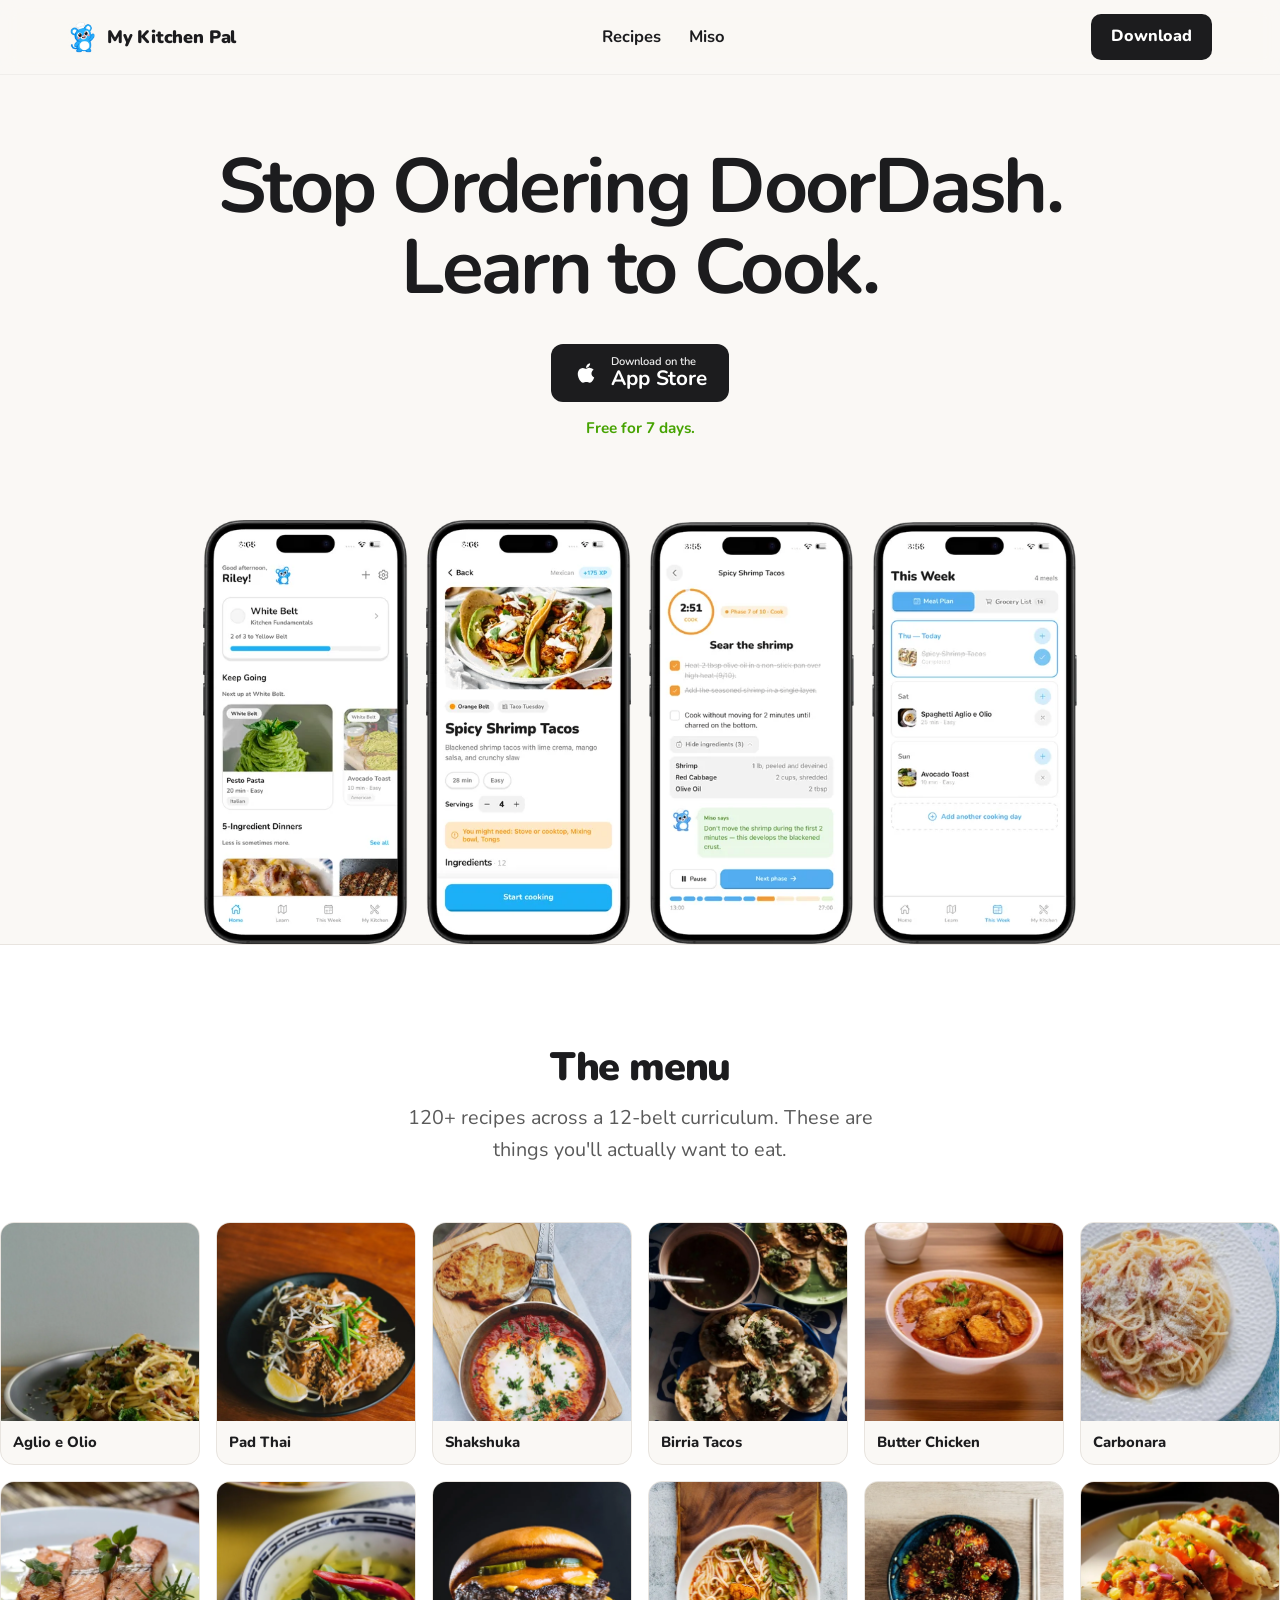
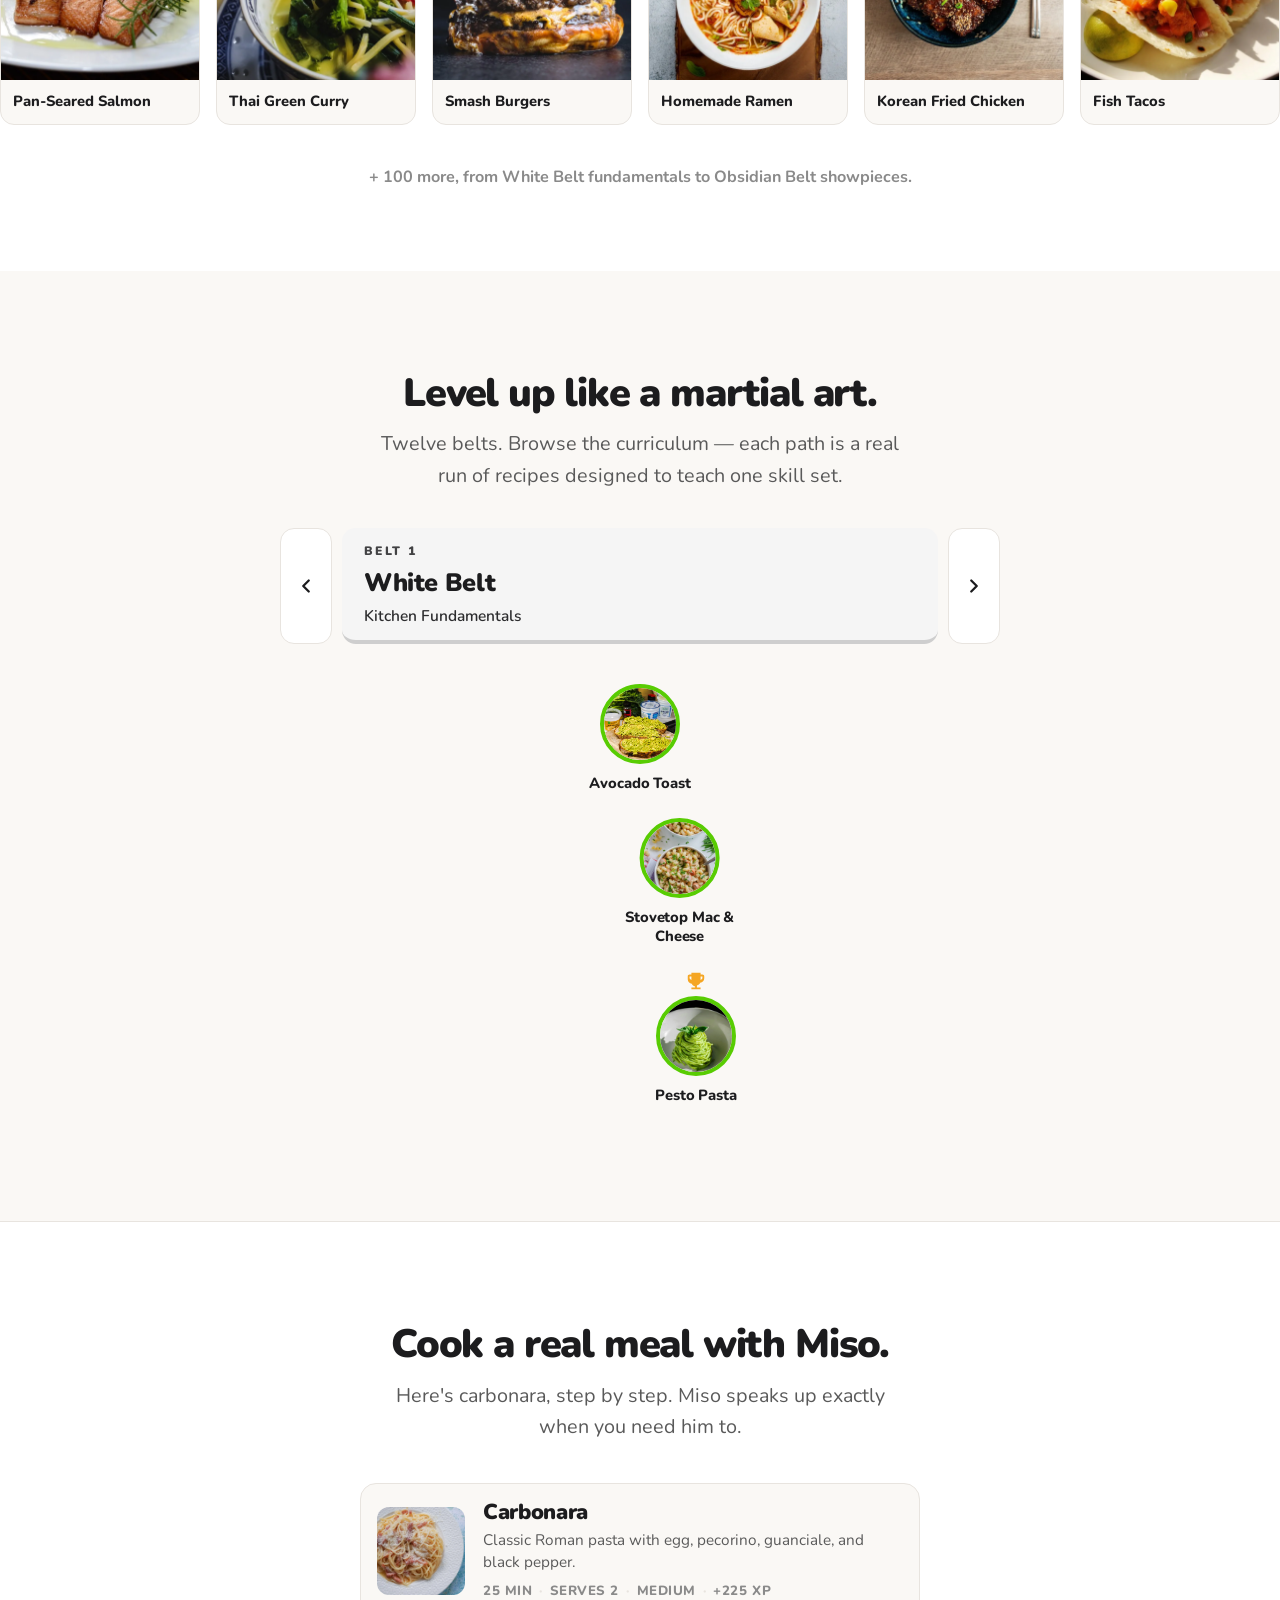
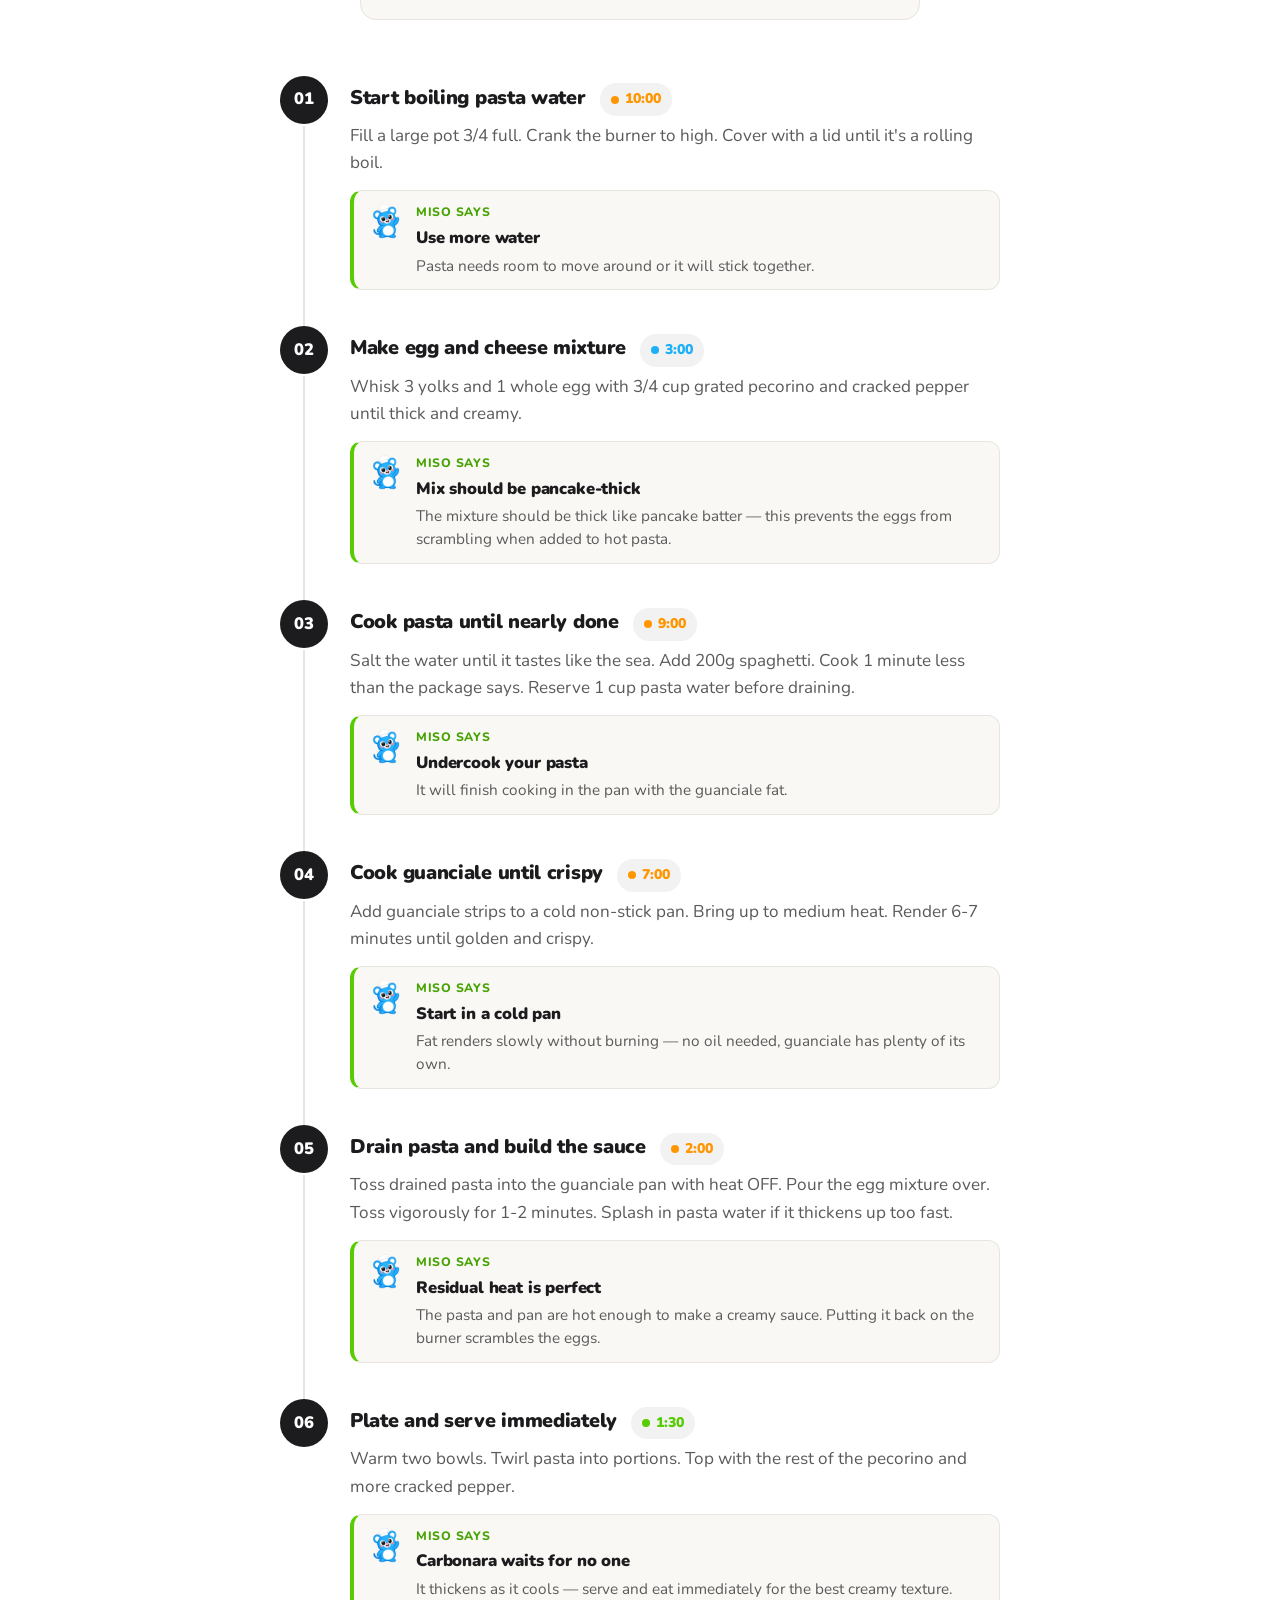
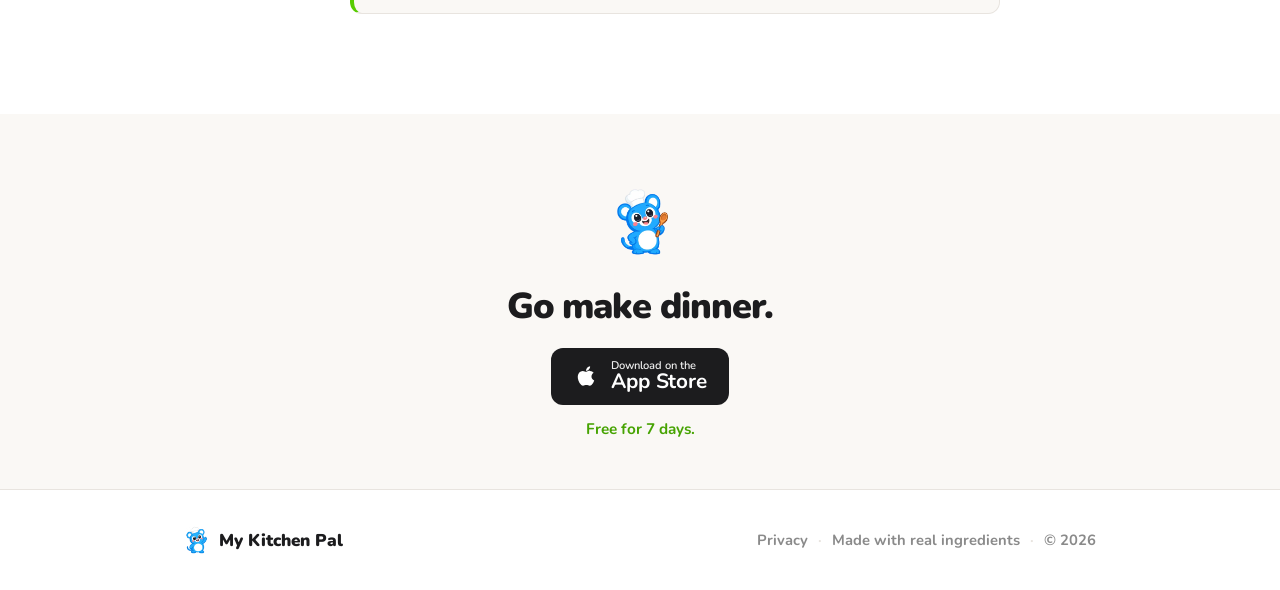
<file: index.html>
<!DOCTYPE html>
<html lang="en">
<head>
  <meta charset="UTF-8">
  <meta name="viewport" content="width=device-width, initial-scale=1.0">
  <title>My Kitchen Pal — Stop ordering DoorDash. Learn to cook.</title>
  <meta name="description" content="A cooking app that actually teaches you to cook. Step-by-step, with timers, tips, and a mouse named Miso.">
  <link rel="icon" type="image/webp" href="assets/mascot/miso-default.webp">
  <link rel="apple-touch-icon" href="assets/mascot/miso-default.webp">
  <link rel="preconnect" href="https://fonts.googleapis.com">
  <link rel="preconnect" href="https://fonts.gstatic.com" crossorigin>
  <link href="https://fonts.googleapis.com/css2?family=Nunito:wght@400;700;800;900&display=swap" rel="stylesheet">
  <link rel="stylesheet" href="styles.css">
  <link rel="preload" as="image" href="assets/app/phone-1.webp" fetchpriority="high">
  <link rel="preload" as="image" href="assets/app/phone-2.webp" fetchpriority="high">
  <link rel="preload" as="image" href="assets/app/phone-3.webp" fetchpriority="high">
  <link rel="preload" as="image" href="assets/app/phone-4.webp" fetchpriority="high">
</head>
<body>

  <!-- ====== NAV ====== -->
  <header class="site-nav">
    <div class="nav-inner">
      <a href="#" class="nav-logo">
        <img src="assets/mascot/miso-default.webp" alt="" class="nav-logo-mark">
        <span class="nav-logo-text">My Kitchen Pal</span>
      </a>
      <nav class="nav-links">
        <a href="#menu">Recipes</a>
        <a href="#miso">Miso</a>
      </nav>
      <a href="#" class="nav-cta">Download</a>
    </div>
  </header>

  <!-- ====== HERO ====== -->
  <section class="hero">
    <div class="hero-content">
      <h1>Stop Ordering DoorDash.<br>Learn to Cook.</h1>
      <a href="#" class="app-store-badge" aria-label="Download on the App Store">
        <svg class="app-store-badge-apple" viewBox="0 0 24 24" aria-hidden="true">
          <path d="M17.05 20.28c-.98.95-2.05.8-3.08.35-1.09-.46-2.09-.48-3.24 0-1.44.62-2.2.44-3.06-.35C2.79 15.25 3.51 7.59 9.05 7.31c1.35.07 2.29.74 3.08.8 1.18-.24 2.31-.93 3.57-.84 1.51.12 2.65.72 3.4 1.8-3.12 1.87-2.38 5.98.48 7.13-.57 1.5-1.31 2.99-2.54 4.09zM12.03 7.25c-.15-2.23 1.66-4.07 3.74-4.25.29 2.58-2.34 4.5-3.74 4.25z"/>
        </svg>
        <span class="app-store-badge-text">
          <span class="app-store-badge-small">Download on the</span>
          <span class="app-store-badge-large">App Store</span>
        </span>
      </a>
      <p class="hero-trial">Free for 7 days.</p>
    </div>
    <!-- Hero phone images (WebP) -->

    <div class="phones-row">
      <img class="phone" src="assets/app/phone-1.webp" alt="">
      <img class="phone" src="assets/app/phone-2.webp" alt="">
      <img class="phone" src="assets/app/phone-3.webp" alt="">
      <img class="phone" src="assets/app/phone-4.webp" alt="">
    </div>
  </section>

  <!-- ====== RECIPE SHOWCASE (the menu) ====== -->
  <section class="recipes" id="menu">
    <div class="section-inner">
      <h2>The menu</h2>
      <p class="section-desc">120+ recipes across a 12-belt curriculum. These are things you'll actually want to eat.</p>
    </div>
    <div class="recipe-marquee-wrap">
      <div class="recipe-marquee recipe-marquee-1">
        <div class="recipe-card"><img src="assets/recipes/aglio-e-olio.webp" alt="Aglio e Olio" loading="lazy"><span>Aglio e Olio</span></div>
        <div class="recipe-card"><img src="assets/recipes/pad-thai.webp" alt="Pad Thai" loading="lazy"><span>Pad Thai</span></div>
        <div class="recipe-card"><img src="assets/recipes/shakshuka.webp" alt="Shakshuka" loading="lazy"><span>Shakshuka</span></div>
        <div class="recipe-card"><img src="assets/recipes/birria-tacos.webp" alt="Birria Tacos" loading="lazy"><span>Birria Tacos</span></div>
        <div class="recipe-card"><img src="assets/recipes/butter-chicken.webp" alt="Butter Chicken" loading="lazy"><span>Butter Chicken</span></div>
        <div class="recipe-card"><img src="assets/recipes/carbonara.webp" alt="Carbonara" loading="lazy"><span>Carbonara</span></div>
        <div class="recipe-card"><img src="assets/recipes/dumplings.webp" alt="Dumplings" loading="lazy"><span>Dumplings</span></div>
        <div class="recipe-card"><img src="assets/recipes/bibimbap.webp" alt="Bibimbap" loading="lazy"><span>Bibimbap</span></div>
        <!-- duplicate -->
        <div class="recipe-card"><img src="assets/recipes/aglio-e-olio.webp" alt="" loading="lazy"><span>Aglio e Olio</span></div>
        <div class="recipe-card"><img src="assets/recipes/pad-thai.webp" alt="" loading="lazy"><span>Pad Thai</span></div>
        <div class="recipe-card"><img src="assets/recipes/shakshuka.webp" alt="" loading="lazy"><span>Shakshuka</span></div>
        <div class="recipe-card"><img src="assets/recipes/birria-tacos.webp" alt="" loading="lazy"><span>Birria Tacos</span></div>
        <div class="recipe-card"><img src="assets/recipes/butter-chicken.webp" alt="" loading="lazy"><span>Butter Chicken</span></div>
        <div class="recipe-card"><img src="assets/recipes/carbonara.webp" alt="" loading="lazy"><span>Carbonara</span></div>
        <div class="recipe-card"><img src="assets/recipes/dumplings.webp" alt="" loading="lazy"><span>Dumplings</span></div>
        <div class="recipe-card"><img src="assets/recipes/bibimbap.webp" alt="" loading="lazy"><span>Bibimbap</span></div>
      </div>
    </div>
    <div class="recipe-marquee-wrap">
      <div class="recipe-marquee recipe-marquee-2">
        <div class="recipe-card"><img src="assets/recipes/pan-seared-salmon.webp" alt="Pan-Seared Salmon" loading="lazy"><span>Pan-Seared Salmon</span></div>
        <div class="recipe-card"><img src="assets/recipes/thai-green-curry.webp" alt="Thai Green Curry" loading="lazy"><span>Thai Green Curry</span></div>
        <div class="recipe-card"><img src="assets/recipes/smash-burgers.webp" alt="Smash Burgers" loading="lazy"><span>Smash Burgers</span></div>
        <div class="recipe-card"><img src="assets/recipes/homemade-ramen.webp" alt="Homemade Ramen" loading="lazy"><span>Homemade Ramen</span></div>
        <div class="recipe-card"><img src="assets/recipes/korean-fried-chicken.webp" alt="Korean Fried Chicken" loading="lazy"><span>Korean Fried Chicken</span></div>
        <div class="recipe-card"><img src="assets/recipes/fish-tacos.webp" alt="Fish Tacos" loading="lazy"><span>Fish Tacos</span></div>
        <div class="recipe-card"><img src="assets/recipes/chimichurri-steak.webp" alt="Chimichurri Steak" loading="lazy"><span>Chimichurri Steak</span></div>
        <div class="recipe-card"><img src="assets/recipes/chana-masala.webp" alt="Chana Masala" loading="lazy"><span>Chana Masala</span></div>
        <!-- duplicate -->
        <div class="recipe-card"><img src="assets/recipes/pan-seared-salmon.webp" alt="" loading="lazy"><span>Pan-Seared Salmon</span></div>
        <div class="recipe-card"><img src="assets/recipes/thai-green-curry.webp" alt="" loading="lazy"><span>Thai Green Curry</span></div>
        <div class="recipe-card"><img src="assets/recipes/smash-burgers.webp" alt="" loading="lazy"><span>Smash Burgers</span></div>
        <div class="recipe-card"><img src="assets/recipes/homemade-ramen.webp" alt="" loading="lazy"><span>Homemade Ramen</span></div>
        <div class="recipe-card"><img src="assets/recipes/korean-fried-chicken.webp" alt="" loading="lazy"><span>Korean Fried Chicken</span></div>
        <div class="recipe-card"><img src="assets/recipes/fish-tacos.webp" alt="" loading="lazy"><span>Fish Tacos</span></div>
        <div class="recipe-card"><img src="assets/recipes/chimichurri-steak.webp" alt="" loading="lazy"><span>Chimichurri Steak</span></div>
        <div class="recipe-card"><img src="assets/recipes/chana-masala.webp" alt="" loading="lazy"><span>Chana Masala</span></div>
      </div>
    </div>
    <p class="recipe-count">+ 100 more, from White Belt fundamentals to Obsidian Belt showpieces.</p>
  </section>

  <!-- ====== BELT PATH ====== -->
  <section class="belts" id="belts">
    <div class="section-inner">
      <h2>Level up like a martial art.</h2>
      <p class="section-desc">Twelve belts. Browse the curriculum — each path is a real run of recipes designed to teach one skill set.</p>

      <div class="belt-nav">
        <button class="belt-arrow prev" aria-label="Previous belt" type="button">
          <svg viewBox="0 0 24 24" fill="none" stroke="currentColor" stroke-width="2.5" stroke-linecap="round" stroke-linejoin="round" aria-hidden="true"><path d="M15 18l-6-6 6-6"/></svg>
        </button>
        <div class="belt-banner" id="belt-banner">
          <span class="belt-banner-eyebrow"></span>
          <strong class="belt-banner-title"></strong>
          <span class="belt-banner-tagline"></span>
        </div>
        <button class="belt-arrow next" aria-label="Next belt" type="button">
          <svg viewBox="0 0 24 24" fill="none" stroke="currentColor" stroke-width="2.5" stroke-linecap="round" stroke-linejoin="round" aria-hidden="true"><path d="M9 6l6 6-6 6"/></svg>
        </button>
      </div>

      <div class="belt-path" id="belt-path"></div>
    </div>
  </section>

  <!-- ====== COOK ALONG WITH MISO ====== -->
  <section class="walkthrough" id="miso">
    <div class="section-inner">
      <h2>Cook a real meal with Miso.</h2>
      <p class="section-desc">Here's carbonara, step by step. Miso speaks up exactly when you need him to.</p>

      <div class="recipe-header">
        <img src="assets/recipes/carbonara.webp" alt="Carbonara" class="recipe-header-image">
        <div class="recipe-header-info">
          <h3>Carbonara</h3>
          <p>Classic Roman pasta with egg, pecorino, guanciale, and black pepper.</p>
          <div class="recipe-header-meta">
            <span>25 min</span><span class="meta-sep">·</span>
            <span>Serves 2</span><span class="meta-sep">·</span>
            <span>Medium</span><span class="meta-sep">·</span>
            <span>+225 XP</span>
          </div>
        </div>
      </div>

      <ol class="cook-steps">
        <li class="cook-step">
          <div class="cook-step-num">01</div>
          <div class="cook-step-body">
            <div class="cook-step-head">
              <h4>Start boiling pasta water</h4>
              <span class="cook-step-time cook">10:00</span>
            </div>
            <p class="cook-step-desc">Fill a large pot 3/4 full. Crank the burner to high. Cover with a lid until it's a rolling boil.</p>
            <div class="cook-step-tip">
              <img src="assets/mascot/miso-default.webp" alt="" class="cook-step-tip-miso" loading="lazy">
              <div>
                <span class="cook-step-tip-label">Miso says</span>
                <strong>Use more water</strong>
                <p>Pasta needs room to move around or it will stick together.</p>
              </div>
            </div>
          </div>
        </li>

        <li class="cook-step">
          <div class="cook-step-num">02</div>
          <div class="cook-step-body">
            <div class="cook-step-head">
              <h4>Make egg and cheese mixture</h4>
              <span class="cook-step-time prep">3:00</span>
            </div>
            <p class="cook-step-desc">Whisk 3 yolks and 1 whole egg with 3/4 cup grated pecorino and cracked pepper until thick and creamy.</p>
            <div class="cook-step-tip">
              <img src="assets/mascot/miso-default.webp" alt="" class="cook-step-tip-miso" loading="lazy">
              <div>
                <span class="cook-step-tip-label">Miso says</span>
                <strong>Mix should be pancake-thick</strong>
                <p>The mixture should be thick like pancake batter — this prevents the eggs from scrambling when added to hot pasta.</p>
              </div>
            </div>
          </div>
        </li>

        <li class="cook-step">
          <div class="cook-step-num">03</div>
          <div class="cook-step-body">
            <div class="cook-step-head">
              <h4>Cook pasta until nearly done</h4>
              <span class="cook-step-time cook">9:00</span>
            </div>
            <p class="cook-step-desc">Salt the water until it tastes like the sea. Add 200g spaghetti. Cook 1 minute less than the package says. Reserve 1 cup pasta water before draining.</p>
            <div class="cook-step-tip">
              <img src="assets/mascot/miso-default.webp" alt="" class="cook-step-tip-miso" loading="lazy">
              <div>
                <span class="cook-step-tip-label">Miso says</span>
                <strong>Undercook your pasta</strong>
                <p>It will finish cooking in the pan with the guanciale fat.</p>
              </div>
            </div>
          </div>
        </li>

        <li class="cook-step">
          <div class="cook-step-num">04</div>
          <div class="cook-step-body">
            <div class="cook-step-head">
              <h4>Cook guanciale until crispy</h4>
              <span class="cook-step-time cook">7:00</span>
            </div>
            <p class="cook-step-desc">Add guanciale strips to a cold non-stick pan. Bring up to medium heat. Render 6-7 minutes until golden and crispy.</p>
            <div class="cook-step-tip">
              <img src="assets/mascot/miso-default.webp" alt="" class="cook-step-tip-miso" loading="lazy">
              <div>
                <span class="cook-step-tip-label">Miso says</span>
                <strong>Start in a cold pan</strong>
                <p>Fat renders slowly without burning — no oil needed, guanciale has plenty of its own.</p>
              </div>
            </div>
          </div>
        </li>

        <li class="cook-step">
          <div class="cook-step-num">05</div>
          <div class="cook-step-body">
            <div class="cook-step-head">
              <h4>Drain pasta and build the sauce</h4>
              <span class="cook-step-time cook">2:00</span>
            </div>
            <p class="cook-step-desc">Toss drained pasta into the guanciale pan with heat OFF. Pour the egg mixture over. Toss vigorously for 1-2 minutes. Splash in pasta water if it thickens up too fast.</p>
            <div class="cook-step-tip">
              <img src="assets/mascot/miso-default.webp" alt="" class="cook-step-tip-miso" loading="lazy">
              <div>
                <span class="cook-step-tip-label">Miso says</span>
                <strong>Residual heat is perfect</strong>
                <p>The pasta and pan are hot enough to make a creamy sauce. Putting it back on the burner scrambles the eggs.</p>
              </div>
            </div>
          </div>
        </li>

        <li class="cook-step">
          <div class="cook-step-num">06</div>
          <div class="cook-step-body">
            <div class="cook-step-head">
              <h4>Plate and serve immediately</h4>
              <span class="cook-step-time plate">1:30</span>
            </div>
            <p class="cook-step-desc">Warm two bowls. Twirl pasta into portions. Top with the rest of the pecorino and more cracked pepper.</p>
            <div class="cook-step-tip">
              <img src="assets/mascot/miso-default.webp" alt="" class="cook-step-tip-miso" loading="lazy">
              <div>
                <span class="cook-step-tip-label">Miso says</span>
                <strong>Carbonara waits for no one</strong>
                <p>It thickens as it cools — serve and eat immediately for the best creamy texture.</p>
              </div>
            </div>
          </div>
        </li>
      </ol>
    </div>
  </section>

  <!-- ====== FINAL CTA ====== -->
  <section class="final-cta">
    <div class="section-inner">
      <img src="assets/mascot/miso-cooking.webp" alt="" class="final-cta-miso" loading="lazy">
      <h2>Go make dinner.</h2>
      <a href="#" class="app-store-badge" aria-label="Download on the App Store">
        <svg class="app-store-badge-apple" viewBox="0 0 24 24" aria-hidden="true">
          <path d="M17.05 20.28c-.98.95-2.05.8-3.08.35-1.09-.46-2.09-.48-3.24 0-1.44.62-2.2.44-3.06-.35C2.79 15.25 3.51 7.59 9.05 7.31c1.35.07 2.29.74 3.08.8 1.18-.24 2.31-.93 3.57-.84 1.51.12 2.65.72 3.4 1.8-3.12 1.87-2.38 5.98.48 7.13-.57 1.5-1.31 2.99-2.54 4.09zM12.03 7.25c-.15-2.23 1.66-4.07 3.74-4.25.29 2.58-2.34 4.5-3.74 4.25z"/>
        </svg>
        <span class="app-store-badge-text">
          <span class="app-store-badge-small">Download on the</span>
          <span class="app-store-badge-large">App Store</span>
        </span>
      </a>
      <p class="hero-trial">Free for 7 days.</p>
    </div>
  </section>

  <!-- ====== FOOTER ====== -->
  <footer class="footer">
    <div class="section-inner footer-inner">
      <div class="footer-brand">
        <img src="assets/mascot/miso-default.webp" alt="" class="footer-logo" loading="lazy">
        <span class="footer-wordmark">My Kitchen Pal</span>
      </div>
      <div class="footer-links">
        <a href="privacy.html">Privacy</a>
        <span class="footer-sep">·</span>
        <span>Made with real ingredients</span>
        <span class="footer-sep">·</span>
        <span>&copy; 2026</span>
      </div>
    </div>
  </footer>

  <script>
    // ===== Belt path browser =====
    const BELTS = [
      { id: 'white', name: 'White Belt', tagline: 'Kitchen Fundamentals', color: '#F5F5F5', textColor: '#1c1c1e', ring: '#58CC02', order: 0 },
      { id: 'yellow', name: 'Yellow Belt', tagline: 'Breakfast & Lunch Basics', color: '#FFD700', textColor: '#1c1c1e', ring: '#FFD700', order: 1 },
      { id: 'orange', name: 'Orange Belt', tagline: 'Weeknight Flavor Builders', color: '#FF9600', textColor: '#fff', ring: '#FF9600', order: 2 },
      { id: 'green', name: 'Green Belt', tagline: 'Parallel Timing & Assembly', color: '#58CC02', textColor: '#fff', ring: '#58CC02', order: 3 },
      { id: 'blue', name: 'Blue Belt', tagline: 'Multi-Component Weeknight Dinners', color: '#1CB0F6', textColor: '#fff', ring: '#1CB0F6', order: 4 },
      { id: 'purple', name: 'Purple Belt', tagline: 'Global Flavor Passport', color: '#CE82FF', textColor: '#fff', ring: '#CE82FF', order: 5 },
      { id: 'brown', name: 'Brown Belt', tagline: 'Precision Heat & Emulsions', color: '#8B4513', textColor: '#fff', ring: '#8B4513', order: 6 },
      { id: 'red', name: 'Red Belt', tagline: 'Layered Spice and Depth', color: '#DC2626', textColor: '#fff', ring: '#DC2626', order: 7 },
      { id: 'black', name: 'Black Belt', tagline: 'Sear, Rest, Slice', color: '#1A1A1A', textColor: '#fff', ring: '#1A1A1A', order: 8 },
      { id: 'coral', name: 'Coral Belt', tagline: 'Sear, Sauce, Reduce', color: '#FF4D4D', textColor: '#fff', ring: '#FF4D4D', order: 9 },
      { id: 'red-white', name: 'Red/White Belt', tagline: 'Composed Plates & Multi-Component Cooking', color: '#E11D48', textColor: '#fff', ring: '#E11D48', order: 10 },
      { id: 'obsidian', name: 'Obsidian Belt', tagline: 'Chef-Tier Showpieces', color: '#0C0C0C', textColor: '#fff', ring: '#0C0C0C', order: 11 },
    ];

    const BELT_RECIPES = {
      "white": [{"slug":"avocado-toast","title":"Avocado Toast"},{"slug":"mac-and-cheese","title":"Stovetop Mac & Cheese"},{"slug":"pesto-pasta","title":"Pesto Pasta"}],
      "yellow": [{"slug":"blt","title":"BLT"},{"slug":"chicken-quesadilla","title":"Chicken Quesadilla"},{"slug":"classic-fluffy-pancakes","title":"Classic Fluffy Pancakes"},{"slug":"greek-salad","title":"Greek Salad"}],
      "orange": [{"slug":"chicken-fajitas","title":"Chicken Fajitas"},{"slug":"classic-cheeseburger","title":"Classic Cheeseburger"},{"slug":"crispy-baked-chicken-wings","title":"Crispy Baked Chicken Wings"},{"slug":"shrimp-tacos","title":"Spicy Shrimp Tacos"},{"slug":"teriyaki-bowl","title":"Chicken Teriyaki Bowl"}],
      "green": [{"slug":"classic-vinaigrette-salad","title":"Classic Vinaigrette Salad"},{"slug":"garlic-butter-shrimp","title":"Garlic Butter Shrimp"},{"slug":"grilled-cheese-tomato-soup","title":"Grilled Cheese & Tomato Soup"},{"slug":"honey-garlic-salmon","title":"Honey Garlic Salmon"},{"slug":"loaded-nachos","title":"Loaded Nachos"},{"slug":"thai-peanut-noodles","title":"Thai Peanut Noodles"}],
      "blue": [{"slug":"beef-broccoli-stir-fry","title":"Beef and Broccoli Stir-Fry"},{"slug":"chicken-tortilla-soup","title":"Chicken Tortilla Soup"},{"slug":"fish-tacos","title":"Fish Tacos"},{"slug":"garlic-butter-pork-chops","title":"Garlic Butter Pork Chops"},{"slug":"honey-soy-glazed-salmon","title":"Honey Soy Glazed Salmon"},{"slug":"poke-bowl","title":"Ahi Tuna Poke Bowl"},{"slug":"shrimp-scampi","title":"Shrimp Scampi"}],
      "purple": [{"slug":"chicken-alfredo","title":"Chicken Alfredo"},{"slug":"chicken-enchiladas","title":"Chicken Enchiladas"},{"slug":"greek-chicken","title":"Greek Lemon Chicken"},{"slug":"mediterranean-tilapia","title":"Mediterranean Tilapia"},{"slug":"orange-chicken","title":"Orange Chicken"},{"slug":"sesame-crusted-cod","title":"Sesame Crusted Cod"},{"slug":"sheet-pan-chicken","title":"Sheet Pan Chicken & Veggies"},{"slug":"sheet-pan-chicken-fajitas","title":"Sheet Pan Chicken Fajitas"}],
      "brown": [{"slug":"coconut-curry-shrimp","title":"Coconut Curry Shrimp"},{"slug":"kimchi-fried-rice","title":"Kimchi Fried Rice"},{"slug":"lemon-dill-salmon","title":"Lemon Dill Salmon"},{"slug":"lemon-feta-pasta","title":"Lemon Feta Pasta"},{"slug":"mango-sticky-rice","title":"Mango Sticky Rice"},{"slug":"pan-seared-salmon","title":"Pan-Seared Salmon"},{"slug":"spanish-garlic-shrimp","title":"Spanish Garlic Shrimp"},{"slug":"thai-basil-beef","title":"Thai Basil Beef"},{"slug":"thai-basil-fried-rice","title":"Thai Basil Fried Rice"}],
      "red": [{"slug":"buddha-bowl","title":"Buddha Bowl"},{"slug":"chicken-tikka-skewers","title":"Chicken Tikka Skewers"},{"slug":"herb-crusted-chicken-breast","title":"Herb-Crusted Chicken Breast"},{"slug":"pad-thai","title":"Pad Thai"},{"slug":"pan-seared-steak","title":"Pan-Seared Steak"},{"slug":"pho","title":"Pho"},{"slug":"shawarma-bowl","title":"Chicken Shawarma Bowl"},{"slug":"shrimp-and-grits","title":"Shrimp and Grits"},{"slug":"teriyaki-salmon","title":"Teriyaki Salmon"},{"slug":"tuna-poke-tacos","title":"Tuna Poke Tacos"},{"slug":"tuscan-chicken-skillet","title":"Tuscan Chicken Skillet"}],
      "black": [{"slug":"aglio-e-olio","title":"Spaghetti Aglio e Olio"},{"slug":"bacon-wrapped-chicken-breast","title":"Bacon-Wrapped Chicken Breast"},{"slug":"bulgogi","title":"Korean Bulgogi"},{"slug":"cacio-e-pepe","title":"Cacio e Pepe"},{"slug":"chana-masala","title":"Chana Masala"},{"slug":"chicken-parm","title":"Chicken Parmigiana"},{"slug":"chicken-souvlaki","title":"Chicken Souvlaki"},{"slug":"chimichurri-shrimp","title":"Chimichurri Shrimp"},{"slug":"lamb-kofta","title":"Lamb Kofta"},{"slug":"scallion-oil-noodles","title":"Scallion Oil Noodles"},{"slug":"seared-tuna-steaks","title":"Seared Tuna Steaks"},{"slug":"teriyaki-glazed-chicken-thighs","title":"Teriyaki-Glazed Chicken Thighs"},{"slug":"udon-soft-egg","title":"Udon with Soft Egg"}],
      "coral": [{"slug":"balsamic-glazed-chicken","title":"Balsamic-Glazed Chicken"},{"slug":"blackened-chicken","title":"Blackened Chicken"},{"slug":"cajun-blackened-shrimp","title":"Cajun Blackened Shrimp"},{"slug":"carbonara","title":"Carbonara"},{"slug":"chimichurri-steak","title":"Chimichurri Steak"},{"slug":"coconut-curry-salmon","title":"Coconut Curry Salmon"},{"slug":"coffee-rubbed-ribeye","title":"Coffee-Rubbed Ribeye"},{"slug":"korean-beef-bulgogi-bowls","title":"Korean Beef Bulgogi Bowls"},{"slug":"kung-pao-chicken","title":"Kung Pao Chicken"},{"slug":"lemon-herb-lamb-chops","title":"Lemon Herb Lamb Chops"},{"slug":"miso-glazed-salmon","title":"Miso-Glazed Salmon"},{"slug":"mushroom-risotto","title":"Mushroom Risotto"},{"slug":"pan-sauce-chicken","title":"Chicken with Pan Sauce"},{"slug":"ribeye-with-blue-cheese","title":"Ribeye with Blue Cheese"},{"slug":"turkey-bolognese","title":"Turkey Bolognese"}],
      "red-white": [{"slug":"beef-sirloin-mushrooms","title":"Beef Sirloin with Mushrooms"},{"slug":"blackened-red-snapper","title":"Blackened Red Snapper"},{"slug":"chicken-katsu-sandwich","title":"Chicken Katsu Sandwich"},{"slug":"cumin-crusted-tuna","title":"Cumin-Crusted Tuna"},{"slug":"dal-tadka","title":"Dal Tadka"},{"slug":"dan-dan-noodles","title":"Dan Dan Noodles"},{"slug":"herb-crusted-pork-chops","title":"Herb-Crusted Pork Chops"},{"slug":"homemade-ramen","title":"Homemade Ramen"},{"slug":"jeera-rice-raita","title":"Jeera Rice with Raita"},{"slug":"jerk-chicken","title":"Jerk Chicken"},{"slug":"korean-bulgogi-steak","title":"Korean Bulgogi Steak"},{"slug":"korean-fried-chicken","title":"Korean Fried Chicken"},{"slug":"maple-glazed-pork-tenderloin","title":"Maple Glazed Pork Tenderloin"},{"slug":"mapo-tofu","title":"Mapo Tofu"},{"slug":"nashville-hot-chicken","title":"Nashville Hot Chicken"},{"slug":"oyakodon","title":"Oyakodon"},{"slug":"pecan-crusted-chicken","title":"Pecan-Crusted Chicken"},{"slug":"shakshuka","title":"Shakshuka"}],
      "obsidian": [{"slug":"banh-mi","title":"Banh Mi"},{"slug":"chimichurri-lamb-steaks","title":"Chimichurri Lamb Steaks"},{"slug":"duck-breast","title":"Pan-Seared Duck Breast"},{"slug":"dumplings","title":"Pork & Chive Dumplings"},{"slug":"falafel","title":"Crispy Falafel"},{"slug":"french-omelette","title":"French Omelette"},{"slug":"fresh-pasta","title":"Fresh Egg Pasta"},{"slug":"gnocchi","title":"Potato Gnocchi"},{"slug":"greek-lamb-souvlaki","title":"Greek Lamb Souvlaki"},{"slug":"japanese-gyoza","title":"Japanese Gyoza"},{"slug":"lemongrass-chicken-bowl","title":"Lemongrass Chicken Bowl"},{"slug":"mediterranean-stuffed-chicken","title":"Mediterranean Stuffed Chicken"},{"slug":"moroccan-chicken-tagine","title":"Moroccan Chicken Tagine"},{"slug":"moroccan-spiced-lamb","title":"Moroccan Spiced Lamb"},{"slug":"ny-strip-chimichurri","title":"NY Strip with Chimichurri"},{"slug":"palak-paneer","title":"Palak Paneer"},{"slug":"salmon-risotto","title":"Salmon Risotto"},{"slug":"tonkatsu","title":"Tonkatsu"}],
    };

    const TROPHY_SVG = '<svg viewBox="0 0 24 24" fill="currentColor" aria-hidden="true"><path d="M19 5h-2V3H7v2H5c-1.1 0-2 .9-2 2v3c0 2.55 1.92 4.63 4.39 4.94.63 1.5 1.98 2.63 3.61 2.96V19H7v2h10v-2h-4v-2.1c1.63-.33 2.98-1.46 3.61-2.96C19.08 13.63 21 11.55 21 9V7c0-1.1-.9-2-2-2zM5 9V7h2v3.82C5.84 10.4 5 9.3 5 9zm14 0c0 .3-.84 1.4-2 1.82V7h2v2z"/></svg>';

    let currentBeltIndex = 0;
    const banner = document.getElementById('belt-banner');
    const path = document.getElementById('belt-path');

    function renderBelt(index) {
      const belt = BELTS[index];
      const recipes = BELT_RECIPES[belt.id] || [];

      banner.style.setProperty('--belt', belt.color);
      banner.style.setProperty('--belt-text', belt.textColor);
      banner.querySelector('.belt-banner-eyebrow').textContent = `BELT ${belt.order + 1}`;
      banner.querySelector('.belt-banner-title').textContent = belt.name;
      banner.querySelector('.belt-banner-tagline').textContent = belt.tagline;

      const amplitude = window.innerWidth < 480 ? 32 : window.innerWidth < 720 ? 44 : 56;
      path.innerHTML = recipes.map((r, i) => {
        const xOffset = Math.sin((i * Math.PI) / 4) * amplitude;
        const isFinal = i === recipes.length - 1;
        const trophy = isFinal ? `<div class="belt-node-trophy">${TROPHY_SVG}</div>` : '';
        return `<div class="belt-node" style="transform: translateX(${xOffset.toFixed(2)}px)">
          ${trophy}
          <div class="belt-node-bubble" style="--ring: ${belt.ring}">
            <img src="assets/recipes/${r.slug}.webp" alt="${r.title}" loading="lazy">
          </div>
          <span class="belt-node-label">${r.title}</span>
        </div>`;
      }).join('');
    }

    document.querySelector('.belt-arrow.prev').addEventListener('click', () => {
      currentBeltIndex = (currentBeltIndex - 1 + BELTS.length) % BELTS.length;
      renderBelt(currentBeltIndex);
    });

    document.querySelector('.belt-arrow.next').addEventListener('click', () => {
      currentBeltIndex = (currentBeltIndex + 1) % BELTS.length;
      renderBelt(currentBeltIndex);
    });

    let resizeTimer;
    window.addEventListener('resize', () => {
      clearTimeout(resizeTimer);
      resizeTimer = setTimeout(() => renderBelt(currentBeltIndex), 200);
    });

    renderBelt(0);

    // ===== Eagerly fetch ALL belt recipe images in parallel =====
    // After the hero has had a moment to render, blast all ~130 image
    // requests in parallel. Vercel + HTTP/2 handles the concurrency.
    // By the time the user clicks any belt, the images are in cache.
    setTimeout(() => {
      const seen = new Set();
      Object.values(BELT_RECIPES).forEach((arr) => {
        arr.forEach((r) => {
          if (seen.has(r.slug)) return;
          seen.add(r.slug);
          const img = new Image();
          img.src = `assets/recipes/${r.slug}.webp`;
        });
      });
    }, 50);

    // ===== Cook walkthrough mobile carousel progress =====
    const cookSteps = document.querySelector('.cook-steps');
    if (cookSteps) {
      const stepEls = Array.from(cookSteps.querySelectorAll('.cook-step'));
      const progress = document.createElement('div');
      progress.className = 'cook-progress';
      progress.setAttribute('aria-hidden', 'true');
      stepEls.forEach((_, i) => {
        const dot = document.createElement('span');
        dot.className = 'cook-progress-dot' + (i === 0 ? ' active' : '');
        progress.appendChild(dot);
      });
      cookSteps.parentNode.insertBefore(progress, cookSteps.nextSibling);

      const dots = Array.from(progress.querySelectorAll('.cook-progress-dot'));
      cookSteps.addEventListener('scroll', () => {
        const center = cookSteps.scrollLeft + cookSteps.offsetWidth / 2;
        let activeIdx = 0;
        let minDist = Infinity;
        stepEls.forEach((step, i) => {
          const stepCenter = step.offsetLeft + step.offsetWidth / 2;
          const dist = Math.abs(center - stepCenter);
          if (dist < minDist) { minDist = dist; activeIdx = i; }
        });
        dots.forEach((d, i) => d.classList.toggle('active', i === activeIdx));
      }, { passive: true });
    }

    // ===== Step timer pills =====
    document.querySelectorAll('.cook-step-time').forEach((pill) => {
      const original = pill.textContent.trim();
      const [m0, s0] = original.split(':').map(Number);
      const totalSeconds = m0 * 60 + s0;
      let remaining = totalSeconds;
      let intervalId = null;

      pill.setAttribute('role', 'button');
      pill.setAttribute('tabindex', '0');
      pill.setAttribute('aria-label', `Start ${original} timer`);

      const format = (s) => `${Math.floor(s / 60)}:${(s % 60).toString().padStart(2, '0')}`;

      const showCheck = () => {
        pill.classList.add('done');
        pill.innerHTML = '<svg class="cook-step-check" viewBox="0 0 24 24" fill="currentColor" aria-hidden="true"><path d="M12 2C6.48 2 2 6.48 2 12s4.48 10 10 10 10-4.48 10-10S17.52 2 12 2zm-2 15-5-5 1.41-1.41L10 14.17l7.59-7.59L19 8l-9 9z"/></svg>';
      };

      const reset = () => {
        if (intervalId) { clearInterval(intervalId); intervalId = null; }
        remaining = totalSeconds;
        pill.classList.remove('done');
        pill.textContent = format(totalSeconds);
      };

      const start = () => {
        intervalId = setInterval(() => {
          remaining -= 1;
          if (remaining <= 0) {
            clearInterval(intervalId);
            intervalId = null;
            showCheck();
            return;
          }
          pill.textContent = format(remaining);
        }, 1000);
      };

      const pause = () => {
        if (intervalId) { clearInterval(intervalId); intervalId = null; }
      };

      const toggle = () => {
        if (pill.classList.contains('done')) { reset(); return; }
        if (intervalId) { pause(); } else { start(); }
      };

      pill.addEventListener('click', toggle);
      pill.addEventListener('keydown', (e) => {
        if (e.key === 'Enter' || e.key === ' ') {
          e.preventDefault();
          toggle();
        }
      });
    });
  </script>

</body>
</html>
</file>
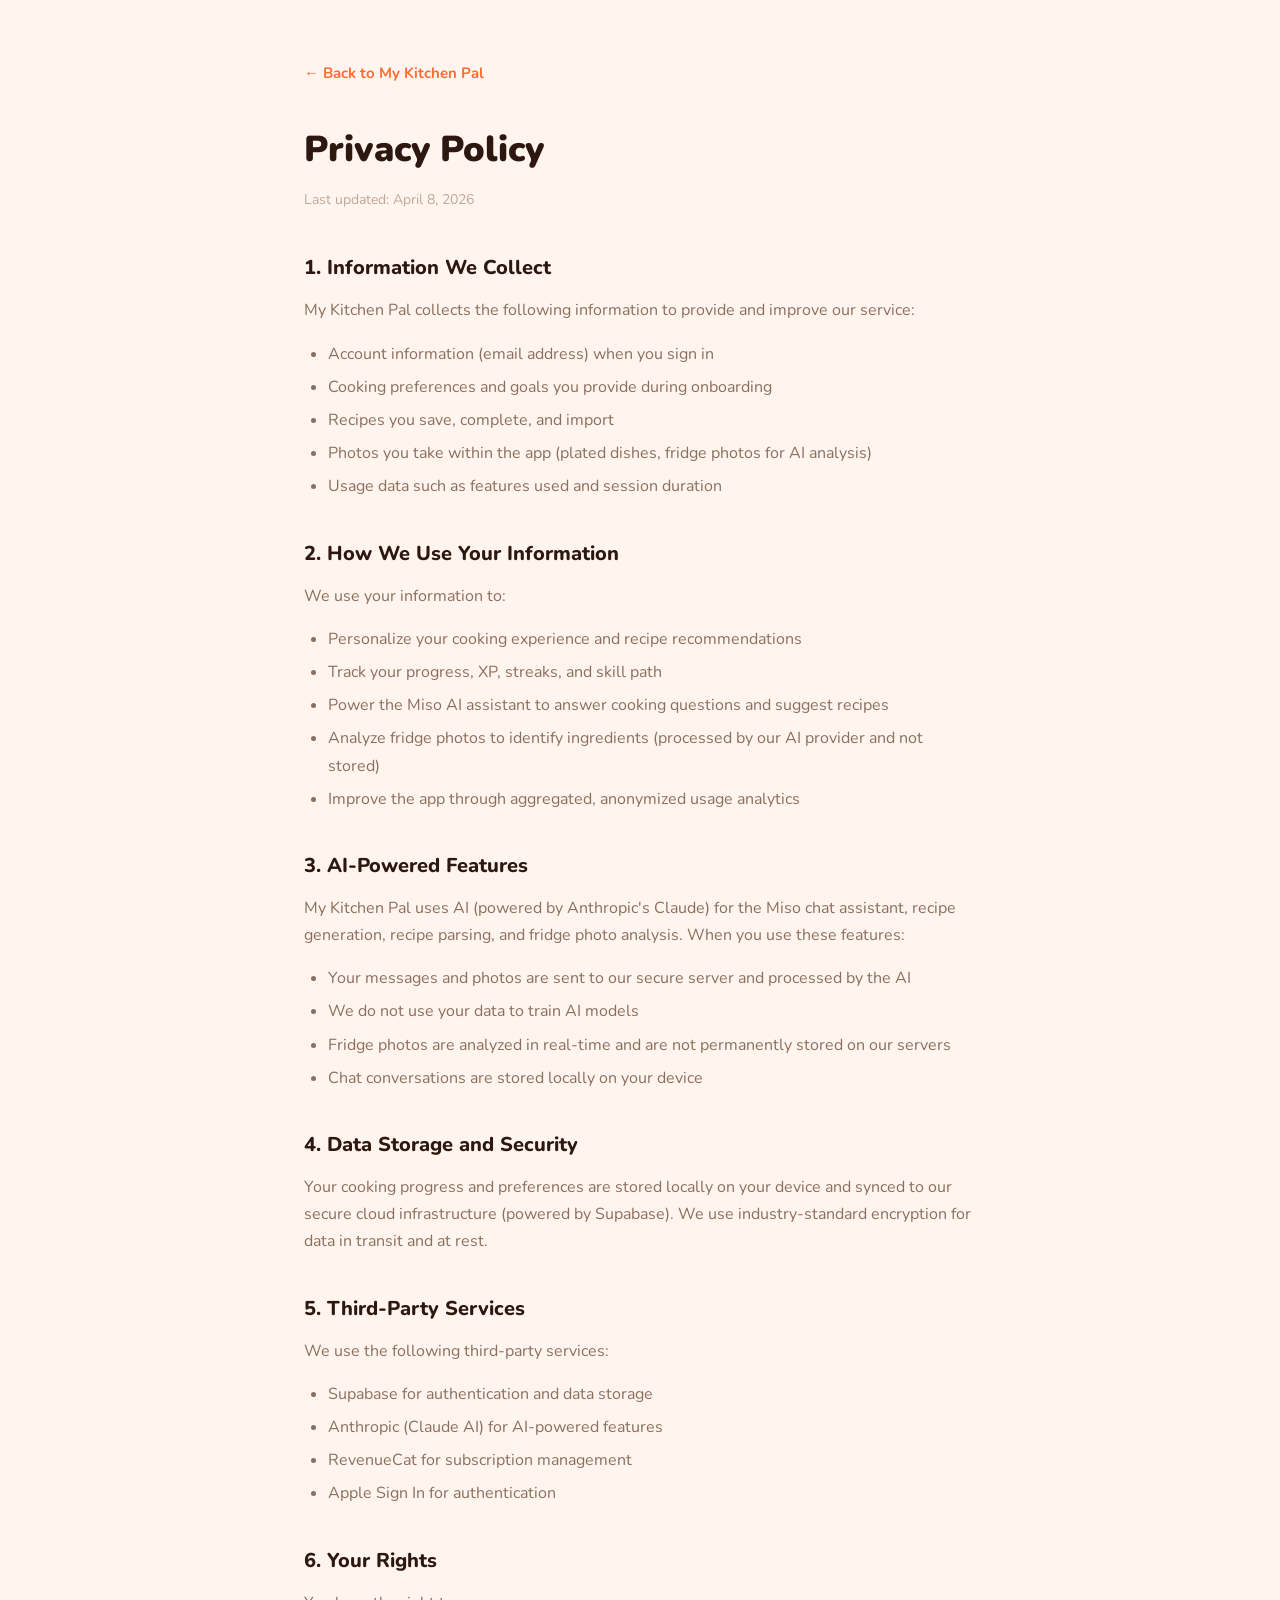
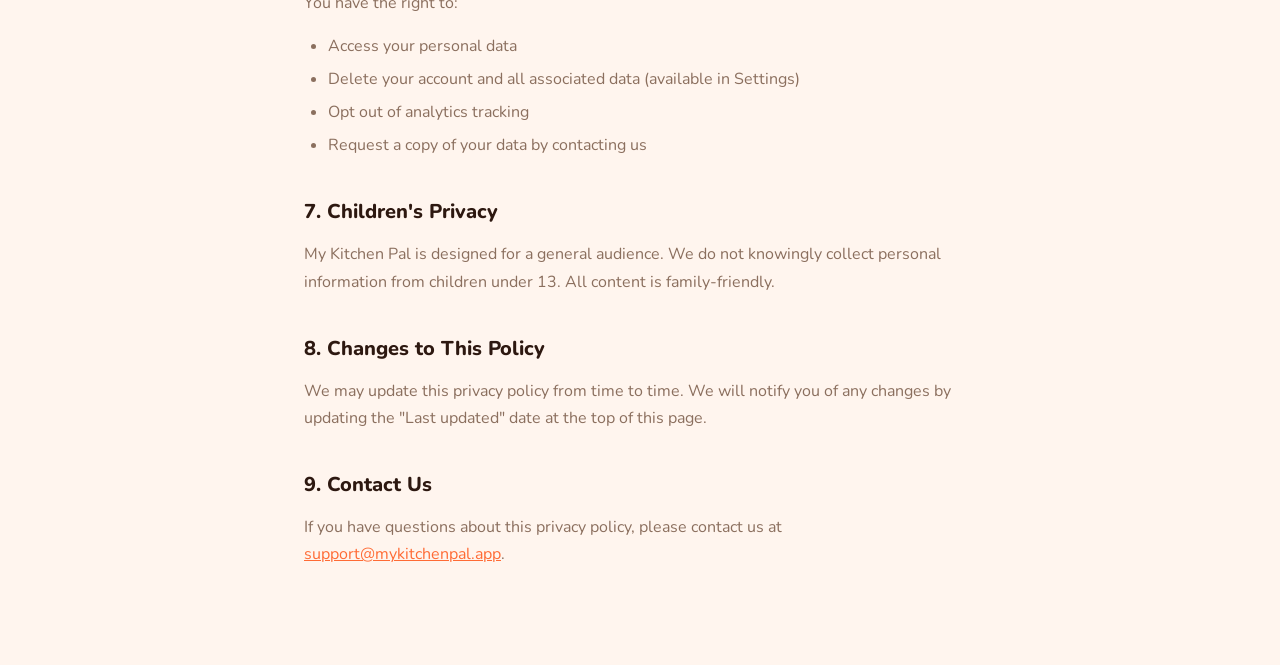
<file: privacy.html>
<!DOCTYPE html>
<html lang="en">
<head>
  <meta charset="UTF-8">
  <meta name="viewport" content="width=device-width, initial-scale=1.0">
  <title>Privacy Policy — My Kitchen Pal</title>
  <link rel="icon" type="image/png" href="assets/mascot/miso-default.png">
  <link rel="apple-touch-icon" href="assets/mascot/miso-default.png">
  <link rel="preconnect" href="https://fonts.googleapis.com">
  <link rel="preconnect" href="https://fonts.gstatic.com" crossorigin>
  <link href="https://fonts.googleapis.com/css2?family=Nunito:wght@400;700;800;900&display=swap" rel="stylesheet">
  <style>
    * { margin: 0; padding: 0; box-sizing: border-box; }
    body {
      font-family: 'Nunito', sans-serif;
      background: #FFF5EE;
      color: #2D1810;
      line-height: 1.7;
    }
    .container {
      max-width: 720px;
      margin: 0 auto;
      padding: 60px 24px 80px;
    }
    .back-link {
      display: inline-block;
      color: #FF6B35;
      font-weight: 700;
      text-decoration: none;
      margin-bottom: 32px;
      font-size: 15px;
    }
    .back-link:hover { text-decoration: underline; }
    h1 {
      font-size: 36px;
      font-weight: 900;
      color: #2D1810;
      margin-bottom: 8px;
    }
    .updated {
      font-size: 14px;
      color: #BFA899;
      margin-bottom: 40px;
    }
    h2 {
      font-size: 20px;
      font-weight: 800;
      color: #2D1810;
      margin-top: 36px;
      margin-bottom: 12px;
    }
    p, ul {
      font-size: 16px;
      color: #8B6F5E;
      margin-bottom: 16px;
    }
    ul {
      padding-left: 24px;
    }
    li {
      margin-bottom: 6px;
    }
    a {
      color: #FF6B35;
    }
  </style>
</head>
<body>
  <div class="container">
    <a href="index.html" class="back-link">&larr; Back to My Kitchen Pal</a>

    <h1>Privacy Policy</h1>
    <p class="updated">Last updated: April 8, 2026</p>

    <h2>1. Information We Collect</h2>
    <p>My Kitchen Pal collects the following information to provide and improve our service:</p>
    <ul>
      <li>Account information (email address) when you sign in</li>
      <li>Cooking preferences and goals you provide during onboarding</li>
      <li>Recipes you save, complete, and import</li>
      <li>Photos you take within the app (plated dishes, fridge photos for AI analysis)</li>
      <li>Usage data such as features used and session duration</li>
    </ul>

    <h2>2. How We Use Your Information</h2>
    <p>We use your information to:</p>
    <ul>
      <li>Personalize your cooking experience and recipe recommendations</li>
      <li>Track your progress, XP, streaks, and skill path</li>
      <li>Power the Miso AI assistant to answer cooking questions and suggest recipes</li>
      <li>Analyze fridge photos to identify ingredients (processed by our AI provider and not stored)</li>
      <li>Improve the app through aggregated, anonymized usage analytics</li>
    </ul>

    <h2>3. AI-Powered Features</h2>
    <p>My Kitchen Pal uses AI (powered by Anthropic's Claude) for the Miso chat assistant, recipe generation, recipe parsing, and fridge photo analysis. When you use these features:</p>
    <ul>
      <li>Your messages and photos are sent to our secure server and processed by the AI</li>
      <li>We do not use your data to train AI models</li>
      <li>Fridge photos are analyzed in real-time and are not permanently stored on our servers</li>
      <li>Chat conversations are stored locally on your device</li>
    </ul>

    <h2>4. Data Storage and Security</h2>
    <p>Your cooking progress and preferences are stored locally on your device and synced to our secure cloud infrastructure (powered by Supabase). We use industry-standard encryption for data in transit and at rest.</p>

    <h2>5. Third-Party Services</h2>
    <p>We use the following third-party services:</p>
    <ul>
      <li>Supabase for authentication and data storage</li>
      <li>Anthropic (Claude AI) for AI-powered features</li>
      <li>RevenueCat for subscription management</li>
      <li>Apple Sign In for authentication</li>
    </ul>

    <h2>6. Your Rights</h2>
    <p>You have the right to:</p>
    <ul>
      <li>Access your personal data</li>
      <li>Delete your account and all associated data (available in Settings)</li>
      <li>Opt out of analytics tracking</li>
      <li>Request a copy of your data by contacting us</li>
    </ul>

    <h2>7. Children's Privacy</h2>
    <p>My Kitchen Pal is designed for a general audience. We do not knowingly collect personal information from children under 13. All content is family-friendly.</p>

    <h2>8. Changes to This Policy</h2>
    <p>We may update this privacy policy from time to time. We will notify you of any changes by updating the "Last updated" date at the top of this page.</p>

    <h2>9. Contact Us</h2>
    <p>If you have questions about this privacy policy, please contact us at <a href="mailto:support@mykitchenpal.app">support@mykitchenpal.app</a>.</p>
  </div>
</body>
</html>
</file>
<file: styles.css>
/* ============================================
   My Kitchen Pal — Landing Page
   ============================================ */

:root {
  --green: #58CC02;
  --green-dark: #46A302;
  --orange: #FF9600;
  --blue: #1CB0F6;
  --text: #1C1C1E;
  --text-secondary: #5A5A5A;
  --text-muted: #8A8A8A;
  --cream: #FAF8F5;
  --warm-white: #FFFFFF;
  --border: #E8E4DF;
}

* {
  margin: 0;
  padding: 0;
  box-sizing: border-box;
}

html {
  font-size: 18px;
  scroll-behavior: smooth;
}

body {
  font-family: 'Nunito', -apple-system, BlinkMacSystemFont, sans-serif;
  color: var(--text);
  background: var(--cream);
  line-height: 1.6;
  -webkit-font-smoothing: antialiased;
  overflow-x: hidden;
}

.section-inner {
  max-width: 960px;
  margin: 0 auto;
  padding: 0 24px;
}

h1, h2, h3 {
  line-height: 1.15;
  letter-spacing: -0.03em;
}

h2 {
  font-size: 2.2rem;
  font-weight: 900;
}

p {
  color: var(--text-secondary);
}

.section-desc {
  font-size: 1.1rem;
  max-width: 520px;
  margin-top: 12px;
  margin-bottom: 48px;
}

/* ============================================
   NAV
   ============================================ */

.site-nav {
  position: sticky;
  top: 0;
  z-index: 100;
  background: rgba(250, 248, 245, 0.85);
  backdrop-filter: saturate(180%) blur(10px);
  -webkit-backdrop-filter: saturate(180%) blur(10px);
  padding: 14px 0;
  border-bottom: 1px solid rgba(0, 0, 0, 0.04);
}

.nav-inner {
  max-width: 1200px;
  margin: 0 auto;
  padding: 0 28px;
  display: flex;
  align-items: center;
  justify-content: space-between;
  gap: 32px;
}

.nav-logo {
  display: flex;
  align-items: center;
  gap: 10px;
  text-decoration: none;
  color: var(--text);
  font-weight: 900;
  font-size: 1rem;
  letter-spacing: -0.01em;
}

.nav-logo-mark {
  width: auto;
  height: 32px;
  display: block;
  object-fit: contain;
}

.nav-links {
  display: flex;
  align-items: center;
  gap: 28px;
}

.nav-links a {
  color: var(--text);
  text-decoration: none;
  font-weight: 700;
  font-size: 0.92rem;
  transition: color 0.15s;
}

.nav-links a:hover {
  color: var(--green-dark);
}

.nav-cta {
  background: var(--text);
  color: #fff;
  font-weight: 800;
  font-size: 0.9rem;
  padding: 10px 20px;
  border-radius: 10px;
  text-decoration: none;
  transition: transform 0.1s;
}

.nav-cta:hover {
  transform: translateY(-1px);
}

/* ============================================
   HERO — Headline + App Store badge + 5 phones
   ============================================ */

.hero {
  position: relative;
  background: var(--cream);
  padding: 72px 24px 0;
  text-align: center;
  overflow: hidden;
}

.hero-content {
  max-width: 880px;
  margin: 0 auto;
  display: flex;
  flex-direction: column;
  align-items: center;
}

.hero h1 {
  color: var(--text);
  font-size: clamp(2.4rem, 6vw, 4.4rem);
  letter-spacing: -0.035em;
  line-height: 1.05;
  margin-bottom: 36px;
}

/* ---- App Store badge ---- */

.app-store-badge {
  display: inline-flex;
  align-items: center;
  gap: 12px;
  background: var(--text);
  color: #fff;
  text-decoration: none;
  padding: 12px 22px;
  border-radius: 12px;
  margin-bottom: 14px;
  transition: transform 0.1s;
}

.hero-trial {
  font-size: 0.85rem;
  font-weight: 700;
  color: var(--green-dark);
  margin-bottom: 56px;
}

.app-store-badge:hover {
  transform: translateY(-1px);
}

.app-store-badge-apple {
  width: 26px;
  height: 26px;
  fill: #fff;
}

.app-store-badge-text {
  display: flex;
  flex-direction: column;
  line-height: 1.05;
  text-align: left;
}

.app-store-badge-small {
  font-size: 0.62rem;
  font-weight: 600;
  opacity: 0.92;
}

.app-store-badge-large {
  font-size: 1.15rem;
  font-weight: 700;
  letter-spacing: -0.01em;
}

/* ---- Phones row ---- */

.phones-row {
  display: flex;
  gap: 18px;
  justify-content: center;
  align-items: flex-end;
  width: 100%;
  max-width: 1240px;
  margin: 0 auto;
  padding: 24px 0 0;
}

.phone {
  width: clamp(140px, 16vw, 220px);
  height: auto;
  display: block;
  flex-shrink: 0;
}

/* ============================================
   RECIPES (the menu) — preserved
   ============================================ */

.recipes {
  background: var(--warm-white);
  border-top: 1px solid var(--border);
  padding: 100px 0 80px;
}

.recipes .section-inner {
  margin-bottom: 40px;
  text-align: center;
}

.recipes .section-desc {
  margin-left: auto;
  margin-right: auto;
}

.recipe-marquee-wrap {
  overflow: hidden;
  padding: 8px 0;
}

.recipe-marquee {
  display: flex;
  gap: 16px;
  width: max-content;
}

.recipe-marquee-1 {
  animation: marqueeLeft 50s linear infinite;
}

.recipe-marquee-2 {
  animation: marqueeRight 55s linear infinite;
}

@keyframes marqueeLeft {
  0% { transform: translateX(0); }
  100% { transform: translateX(-50%); }
}

@keyframes marqueeRight {
  0% { transform: translateX(-50%); }
  100% { transform: translateX(0); }
}

.recipe-card {
  flex-shrink: 0;
  width: 200px;
  border-radius: 14px;
  overflow: hidden;
  background: var(--cream);
  border: 1px solid var(--border);
  transition: transform 0.2s;
}

.recipe-card:hover {
  transform: scale(1.04) rotate(-1deg);
}

.recipe-card img {
  width: 100%;
  aspect-ratio: 1;
  object-fit: cover;
  display: block;
}

.recipe-card span {
  display: block;
  padding: 10px 12px;
  font-weight: 800;
  font-size: 0.82rem;
}

.recipe-count {
  text-align: center;
  margin-top: 32px;
  font-size: 0.9rem;
  color: var(--text-muted);
  font-weight: 700;
  padding: 0 24px;
}

/* ============================================
   BELT PATH (interactive curriculum browser)
   ============================================ */

.belts {
  background: var(--cream);
  padding: 100px 0;
}

.belts .section-inner {
  text-align: center;
}

.belts .section-desc {
  margin-left: auto;
  margin-right: auto;
  margin-bottom: 36px;
}

/* Nav: prev arrow + banner + next arrow */

.belt-nav {
  display: flex;
  align-items: stretch;
  gap: 10px;
  max-width: 720px;
  margin: 0 auto 32px;
  text-align: left;
}

.belt-arrow {
  flex-shrink: 0;
  width: 52px;
  background: var(--warm-white);
  border: 1px solid var(--border);
  border-radius: 14px;
  color: var(--text);
  cursor: pointer;
  display: flex;
  align-items: center;
  justify-content: center;
  transition: background 0.15s, transform 0.08s;
  font-family: inherit;
}

.belt-arrow svg {
  width: 22px;
  height: 22px;
}

.belt-arrow:hover {
  background: #F5F2EE;
}

.belt-arrow:active {
  transform: scale(0.95);
}

.belt-banner {
  flex: 1;
  background: var(--belt, var(--text));
  color: var(--belt-text, #fff);
  border-radius: 14px;
  padding: 14px 22px;
  border-bottom: 4px solid rgba(0, 0, 0, 0.16);
  min-height: 86px;
  display: flex;
  flex-direction: column;
  justify-content: center;
}

.belt-banner-eyebrow {
  display: block;
  font-size: 0.68rem;
  font-weight: 900;
  letter-spacing: 0.16em;
  opacity: 0.82;
  margin-bottom: 2px;
}

.belt-banner-title {
  display: block;
  font-size: 1.4rem;
  font-weight: 900;
  letter-spacing: -0.015em;
  margin-bottom: 2px;
  font-family: inherit;
}

.belt-banner-tagline {
  display: block;
  font-size: 0.86rem;
  font-weight: 600;
  opacity: 0.92;
  line-height: 1.35;
}

/* Path with zigzag nodes */

.belt-path {
  display: flex;
  flex-direction: column;
  align-items: center;
  gap: 24px;
  padding: 8px 0 16px;
  min-height: 200px;
}

.belt-node {
  display: flex;
  flex-direction: column;
  align-items: center;
  transition: transform 0.4s cubic-bezier(0.2, 0.8, 0.2, 1);
}

.belt-node-trophy {
  margin-bottom: 4px;
  color: #F5A623;
  display: flex;
}

.belt-node-trophy svg {
  width: 22px;
  height: 22px;
}

.belt-node-bubble {
  width: 80px;
  height: 80px;
  border-radius: 50%;
  border: 4px solid var(--ring, var(--border));
  background: var(--warm-white);
  display: flex;
  align-items: center;
  justify-content: center;
  overflow: hidden;
  transition: transform 0.15s;
}

.belt-node-bubble:hover {
  transform: scale(1.05);
}

.belt-node-bubble img {
  width: 100%;
  height: 100%;
  object-fit: cover;
  display: block;
}

.belt-node-label {
  margin-top: 10px;
  font-size: 0.82rem;
  font-weight: 800;
  color: var(--text);
  text-align: center;
  max-width: 140px;
  line-height: 1.3;
  letter-spacing: -0.01em;
}

/* ============================================
   COOK ALONG WALKTHROUGH
   ============================================ */

.walkthrough {
  background: var(--warm-white);
  border-top: 1px solid var(--border);
  padding: 100px 0;
}

.walkthrough .section-inner {
  text-align: center;
}

.walkthrough .section-desc {
  margin-left: auto;
  margin-right: auto;
  margin-bottom: 40px;
}

/* Recipe header card */

.recipe-header {
  display: flex;
  gap: 18px;
  align-items: center;
  background: var(--cream);
  border: 1px solid var(--border);
  border-radius: 16px;
  padding: 16px;
  max-width: 560px;
  margin: 0 auto 56px;
  text-align: left;
}

.recipe-header-image {
  width: 88px;
  height: 88px;
  object-fit: cover;
  border-radius: 12px;
  flex-shrink: 0;
}

.recipe-header-info {
  flex: 1;
}

.recipe-header-info h3 {
  font-size: 1.2rem;
  font-weight: 900;
  margin-bottom: 4px;
  letter-spacing: -0.015em;
}

.recipe-header-info p {
  font-size: 0.85rem;
  color: var(--text-secondary);
  line-height: 1.45;
  margin-bottom: 8px;
}

.recipe-header-meta {
  display: flex;
  align-items: center;
  gap: 7px;
  font-size: 0.74rem;
  font-weight: 800;
  color: var(--text-muted);
  text-transform: uppercase;
  letter-spacing: 0.04em;
  flex-wrap: wrap;
}

.meta-sep {
  color: var(--border);
}

/* Steps timeline */

.cook-steps {
  list-style: none;
  max-width: 720px;
  margin: 0 auto;
  text-align: left;
  padding: 0;
}

.cook-step {
  display: flex;
  gap: 22px;
  padding-bottom: 36px;
  position: relative;
}

.cook-step:last-child {
  padding-bottom: 0;
}

.cook-step::before {
  content: '';
  position: absolute;
  top: 50px;
  bottom: -4px;
  left: 23px;
  width: 2px;
  background: var(--border);
  z-index: 1;
}

.cook-step:last-child::before {
  display: none;
}

.cook-step-num {
  width: 48px;
  height: 48px;
  flex-shrink: 0;
  background: var(--text);
  color: #fff;
  border-radius: 50%;
  display: flex;
  align-items: center;
  justify-content: center;
  font-weight: 900;
  font-size: 0.92rem;
  letter-spacing: 0.02em;
  position: relative;
  z-index: 2;
}

.cook-step-body {
  flex: 1;
  padding-top: 6px;
}

.cook-step-head {
  display: flex;
  align-items: baseline;
  gap: 14px;
  margin-bottom: 6px;
  flex-wrap: wrap;
}

.cook-step-head h4 {
  font-size: 1.1rem;
  font-weight: 900;
  letter-spacing: -0.015em;
}

.cook-step-time {
  display: inline-flex;
  align-items: center;
  gap: 6px;
  background: #F2F2F2;
  padding: 5px 11px;
  border-radius: 16px;
  font-size: 0.78rem;
  font-weight: 900;
  letter-spacing: 0;
  font-variant-numeric: tabular-nums;
  cursor: pointer;
  user-select: none;
  border: 0;
  font-family: inherit;
  transition: background 0.15s, transform 0.08s;
}

.cook-step-time:hover {
  background: #EBEBEB;
}

.cook-step-time:active {
  transform: scale(0.97);
}

.cook-step-time.done {
  background: rgba(88, 204, 2, 0.16);
  color: var(--green-dark);
}

.cook-step-time.done::before {
  display: none;
}

.cook-step-check {
  width: 16px;
  height: 16px;
  display: block;
}

.cook-step-time::before {
  content: '';
  width: 8px;
  height: 8px;
  border-radius: 50%;
  background: var(--text-muted);
}

.cook-step-time.prep {
  color: var(--blue);
}
.cook-step-time.prep::before {
  background: var(--blue);
}

.cook-step-time.cook {
  color: var(--orange);
}
.cook-step-time.cook::before {
  background: var(--orange);
}

.cook-step-time.plate {
  color: var(--green);
}
.cook-step-time.plate::before {
  background: var(--green);
}

.cook-step-desc {
  font-size: 0.95rem;
  line-height: 1.6;
  color: var(--text-secondary);
  margin-bottom: 14px;
}

.cook-step-tip {
  background: var(--cream);
  border: 1px solid var(--border);
  border-left: 4px solid var(--green);
  border-radius: 12px;
  padding: 12px 14px;
  display: flex;
  gap: 12px;
  align-items: flex-start;
}

.cook-step-tip-miso {
  width: 36px;
  height: 36px;
  object-fit: contain;
  flex-shrink: 0;
}

.cook-step-tip-label {
  display: block;
  font-size: 0.68rem;
  font-weight: 800;
  color: var(--green-dark);
  text-transform: uppercase;
  letter-spacing: 0.06em;
  margin-bottom: 2px;
}

.cook-step-tip strong {
  display: block;
  font-size: 0.92rem;
  font-weight: 900;
  margin-bottom: 3px;
  letter-spacing: -0.01em;
}

.cook-step-tip p {
  font-size: 0.85rem;
  line-height: 1.5;
  color: var(--text-secondary);
}

/* Progress dots — only visible on mobile */
.cook-progress {
  display: none;
  justify-content: center;
  align-items: center;
  gap: 8px;
  margin-top: 28px;
}

.cook-progress-dot {
  width: 8px;
  height: 8px;
  border-radius: 50%;
  background: var(--border);
  transition: background 0.25s, width 0.25s, border-radius 0.25s;
}

.cook-progress-dot.active {
  background: var(--text);
  width: 26px;
  border-radius: 4px;
}

/* ============================================
   FINAL CTA
   ============================================ */

.final-cta {
  background: var(--cream);
  padding: 56px 0 48px;
  text-align: center;
}

.final-cta .section-inner {
  display: flex;
  flex-direction: column;
  align-items: center;
}

.final-cta-miso {
  width: 72px;
  height: auto;
  margin-bottom: 8px;
}

.final-cta h2 {
  font-size: 2rem;
  margin-bottom: 20px;
}

.final-cta .app-store-badge {
  margin-bottom: 12px;
}

.final-cta .hero-trial {
  margin-bottom: 0;
}

/* ============================================
   FOOTER
   ============================================ */

.footer {
  background: var(--warm-white);
  border-top: 1px solid var(--border);
  padding: 36px 0;
}

.footer-inner {
  display: flex;
  align-items: center;
  justify-content: space-between;
  gap: 24px;
  flex-wrap: wrap;
}

.footer-brand {
  display: flex;
  align-items: center;
  gap: 10px;
}

.footer-logo {
  height: 28px;
  width: auto;
  display: block;
}

.footer-wordmark {
  font-weight: 900;
  font-size: 0.95rem;
  color: var(--text);
}

.footer-links {
  display: flex;
  align-items: center;
  gap: 10px;
  font-size: 0.82rem;
  font-weight: 700;
  color: var(--text-muted);
}

.footer-links a {
  color: var(--text-muted);
  text-decoration: none;
  transition: color 0.15s;
}

.footer-links a:hover {
  color: var(--text);
}

.footer-sep {
  color: var(--border);
}

/* ============================================
   RESPONSIVE
   ============================================ */

@media (max-width: 900px) {
  .phones-row {
    flex-wrap: wrap;
    justify-content: center;
    overflow-x: visible;
    padding: 24px 24px 0;
    gap: 14px;
  }
  .phone {
    width: calc(50% - 7px);
    max-width: 200px;
  }
  .belt-banner-title {
    font-size: 1.2rem;
  }
  .belt-banner-tagline {
    font-size: 0.8rem;
  }
}

@media (max-width: 720px) {
  html {
    font-size: 16px;
  }
  .nav-inner {
    padding: 0 16px;
    gap: 16px;
  }
  .nav-links {
    display: none;
  }
  .nav-cta {
    padding: 12px 18px;
    font-size: 0.95rem;
  }
  .hero {
    padding: 36px 16px 0;
  }
  .hero h1 {
    font-size: clamp(2rem, 9vw, 3.4rem);
    margin-bottom: 28px;
  }
  .app-store-badge {
    margin-bottom: 12px;
  }
  .hero-trial {
    margin-bottom: 40px;
  }
  .recipes {
    padding: 56px 0;
  }
  .recipes .section-inner {
    padding: 0 20px;
  }
  .recipe-card {
    width: 140px;
  }
  .belts {
    padding: 56px 0;
  }
  .belts .section-inner {
    padding: 0 16px;
  }
  .belt-nav {
    gap: 8px;
    margin-bottom: 24px;
  }
  .belt-arrow {
    width: 44px;
  }
  .belt-banner {
    padding: 12px 16px;
    min-height: 76px;
  }
  .belt-banner-title {
    font-size: 1.05rem;
  }
  .belt-banner-tagline {
    font-size: 0.78rem;
  }
  .belt-node-bubble {
    width: 70px;
    height: 70px;
  }
  .belt-node-label {
    font-size: 0.78rem;
    max-width: 120px;
  }
  .walkthrough {
    padding: 56px 0;
  }
  .walkthrough .section-inner {
    padding: 0 20px;
  }
  .recipe-header {
    flex-direction: column;
    text-align: center;
    padding: 14px;
  }
  .recipe-header-image {
    width: 100%;
    height: 180px;
  }
  .recipe-header-meta {
    justify-content: center;
    gap: 6px;
    font-size: 0.7rem;
  }
  /* Horizontal snap-carousel of cook steps on mobile */
  .cook-steps {
    flex-direction: row;
    flex-wrap: nowrap;
    overflow-x: auto;
    overflow-y: hidden;
    scroll-snap-type: x mandatory;
    -webkit-overflow-scrolling: touch;
    scrollbar-width: none;
    gap: 14px;
    padding: 4px 22px 4px;
    margin: 0 -20px;
    scroll-padding-left: 22px;
    max-width: none;
  }
  .cook-steps::-webkit-scrollbar {
    display: none;
  }
  .cook-step {
    flex: 0 0 calc(100vw - 80px);
    max-width: 360px;
    scroll-snap-align: center;
    flex-direction: column;
    align-items: stretch;
    gap: 0;
    padding: 22px 22px 24px;
    background: var(--warm-white);
    border: 1px solid var(--border);
    border-radius: 22px;
    box-shadow: 0 8px 22px rgba(20, 14, 4, 0.04);
  }
  .cook-step::before {
    display: none;
  }
  .cook-step-num {
    width: 44px;
    height: 44px;
    font-size: 0.85rem;
    margin-bottom: 14px;
  }
  .cook-step-body {
    padding-top: 0;
    flex: 1;
  }
  .cook-step-head {
    margin-bottom: 10px;
  }
  .cook-step-head h4 {
    font-size: 1.08rem;
  }
  .cook-step-desc {
    font-size: 0.92rem;
    margin-bottom: 16px;
  }
  .cook-step-tip {
    padding: 12px 14px;
    gap: 10px;
  }
  .cook-step-tip-miso {
    width: 34px;
    height: 34px;
  }
  .cook-step-tip strong {
    font-size: 0.9rem;
  }
  .cook-step-tip p {
    font-size: 0.84rem;
  }
  .cook-progress {
    display: flex;
  }
  .final-cta {
    padding: 48px 16px;
  }
  .final-cta h2 {
    font-size: 1.85rem;
    margin-bottom: 18px;
  }
  .footer-inner {
    flex-direction: column;
    text-align: center;
    gap: 12px;
  }
}

@media (max-width: 380px) {
  .hero h1 {
    font-size: 2rem;
  }
  .phone {
    width: calc(50% - 7px);
  }
  .belt-arrow {
    width: 40px;
  }
  .belt-banner {
    padding: 10px 14px;
  }
  .belt-banner-title {
    font-size: 0.98rem;
  }
}

@media (prefers-reduced-motion: reduce) {
  .recipe-marquee-1,
  .recipe-marquee-2 {
    animation: none;
  }
  .belt-node {
    transition: none;
  }
}
</file>
